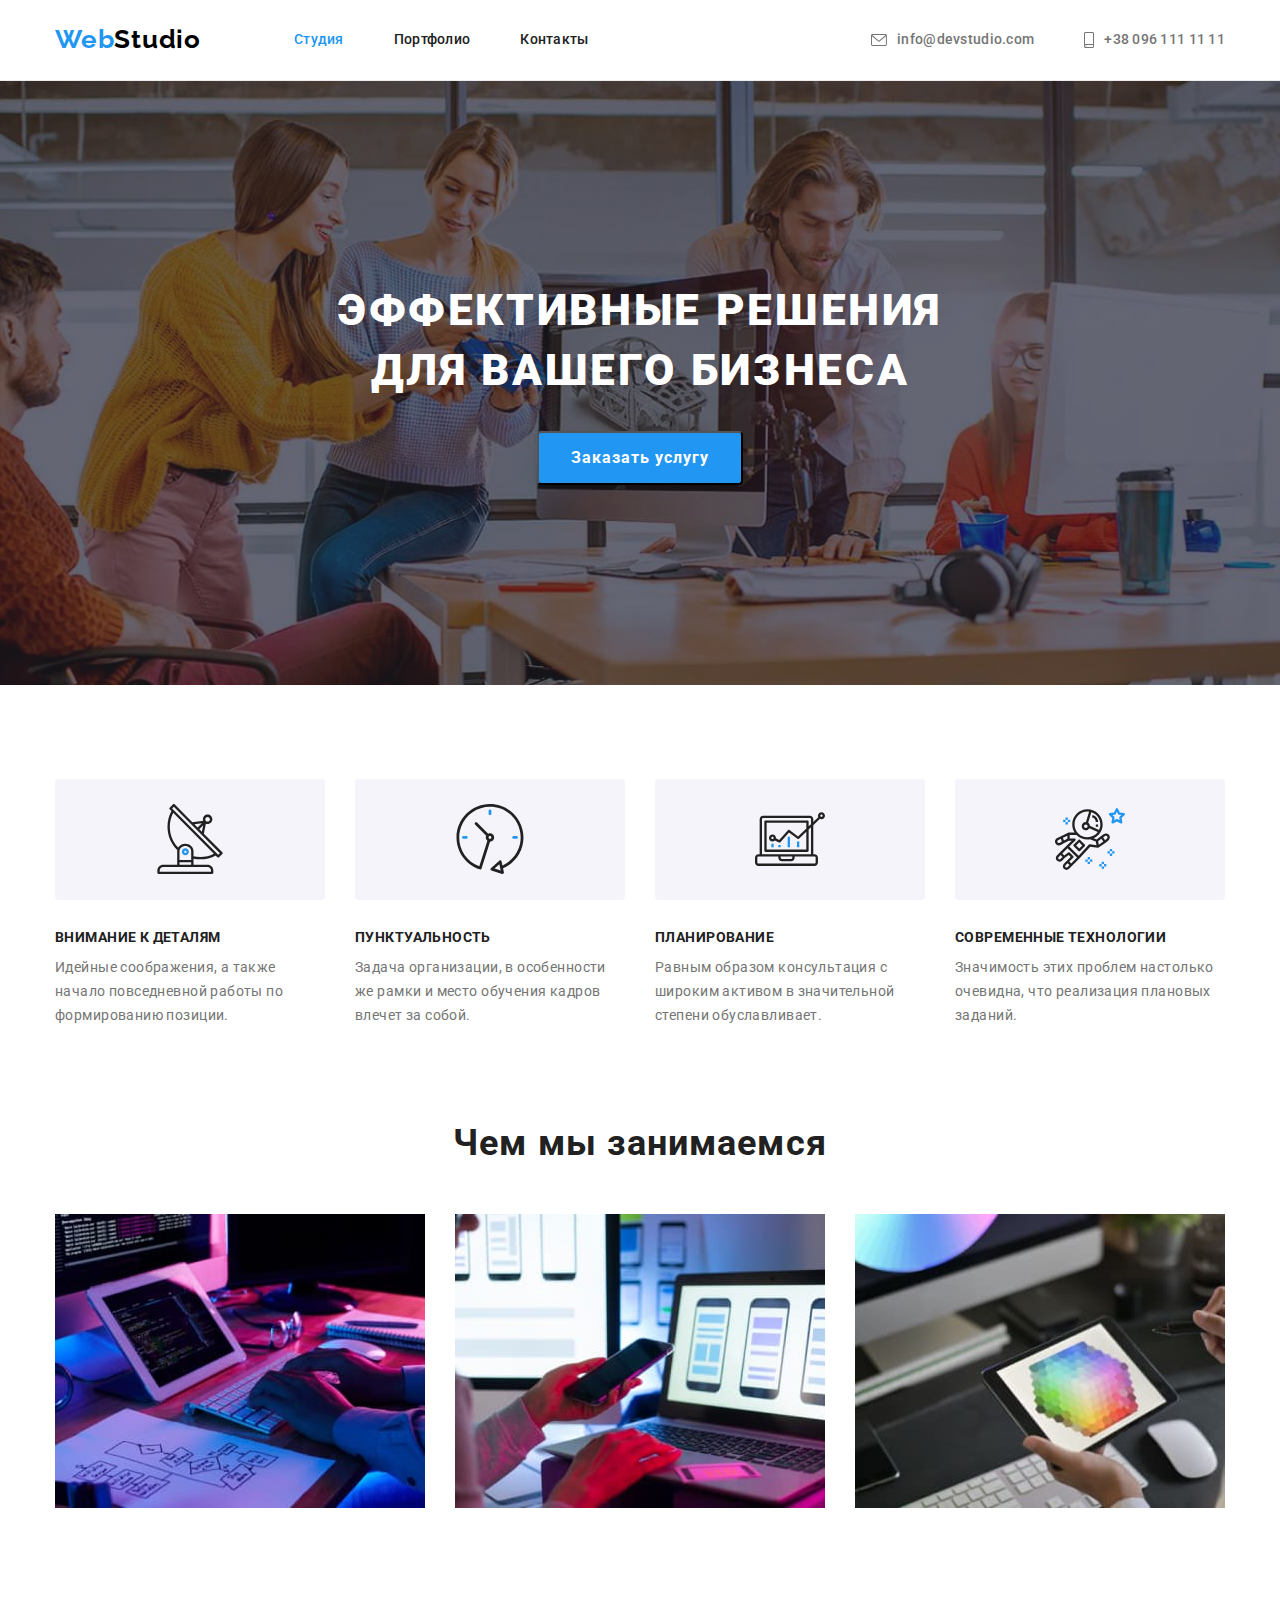
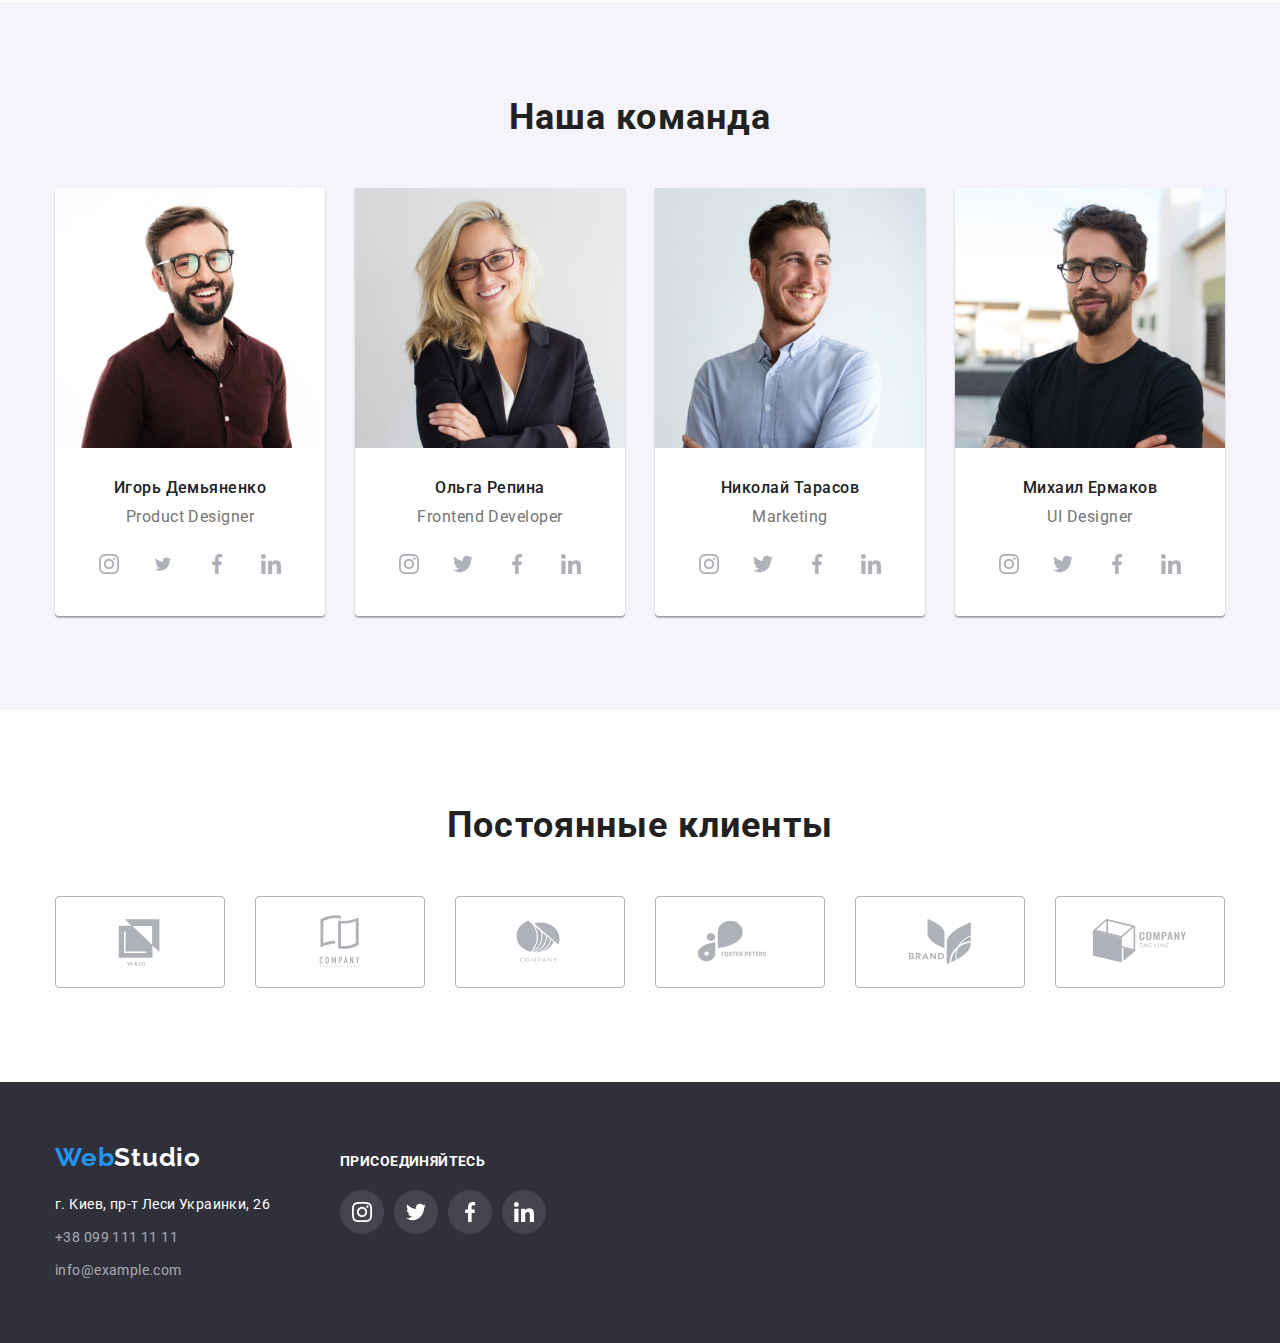
<file: index.html>
<!DOCTYPE html>
<html lang="ru">
  <head>
    <meta charset="UTF-8" />
    <meta http-equiv="X-UA-Compatible" content="IE=edge" />
    <meta name="viewport" content="width=device-width, initial-scale=1.0" />
    <title>WebStudio</title>
    <link rel="preconnect" href="https://fonts.googleapis.com" />
    <link rel="preconnect" href="https://fonts.gstatic.com" crossorigin />
    <link
      href="https://fonts.googleapis.com/css2?family=Raleway:wght@700&family=Roboto:wght@400;500;700;900&display=swap"
      rel="stylesheet"
    />
    <link
      href="https://cdnjs.cloudflare.com/ajax/libs/modern-normalize/1.1.0/modern-normalize.min.css"
      rel="stylesheet"
    />
    <link rel="stylesheet" href="./css/styles.css" />
  </head>
  <body class="page">
    <!-- Header section -->
    <header class="page-header">
      <div class="container header-container">
        <nav class="nav-header">
          <a class="header-logo logo link" href="index.html">
            <span class="header-logo-span-web" lang="en">Web</span
            ><span class="header-logo-span-studio" lang="en">Studio</span>
          </a>
          <ul class="nav-list list">
            <li class="list-item">
              <a class="nav-list-item header-item link currentLink" href="">Студия</a>
            </li>
            <li class="list-item">
              <a class="nav-list-item header-item link" href="./portfolio.html">Портфолио</a>
            </li>
            <li class="list-item">
              <a class="nav-list-item header-item link" href="">Контакты</a>
            </li>
          </ul>
        </nav>
        <ul class="header-contacts list">
          <li class="contacts-item">
            <a class="header-contacts-item header-item link" href="mailto:info@devstudio.com">
              <svg class="envelope-icon header-contacts-icon" width="16" height="12">
                <use href="./images/icons.svg#icon-envelope"></use>
              </svg>
              info@devstudio.com
            </a>
          </li>
          <li class="contacts-item">
            <a class="header-contacts-item header-item link tel-icon" href="tel:+380961111111">
              <svg class="tel-icon header-contacts-icon" width="10" height="16">
                <use href="./images/icons.svg#icon-smartphone"></use>
              </svg>
              +38 096 111 11 11
            </a>
          </li>
        </ul>
      </div>
    </header>
    <main>
      <!-- Hero section -->
      <section class="hero">
        <div class="container">
          <h1 class="hero-title">Эффективные решения для вашего бизнеса</h1>
          <button type="button" class="hero-btn">Заказать услугу</button>
        </div>
      </section>
      <!-- Features section -->
      <section class="section">
        <div class="container">
          <h2 class="features-section-title visually-hidden">Наши преимущества</h2>
          <ul class="features list">
            <li class="features-item">
              <div class="feature-div">
                <svg class="features-icon" width="70" height="70">
                  <use href="./images/icons.svg#icon-antenna"></use>
                </svg>
              </div>
              <h3 class="features-title">Внимание к деталям</h3>
              <p class="features-text">
                Идейные соображения, а также начало повседневной работы по формированию позиции.
              </p>
            </li>
            <li class="features-item">
              <div class="feature-div">
                <svg class="features-icon" width="70" height="70">
                  <use href="./images/icons.svg#icon-clock"></use>
                </svg>
              </div>
              <h3 class="features-title">Пунктуальность</h3>
              <p class="features-text">
                Задача организации, в особенности же рамки и место обучения кадров влечет за собой.
              </p>
            </li>
            <li class="features-item">
              <div class="feature-div">
                <svg class="features-icon" width="70" height="70">
                  <use href="./images/icons.svg#icon-diagram"></use>
                </svg>
              </div>
              <h3 class="features-title">Планирование</h3>
              <p class="features-text">
                Равным образом консультация с широким активом в значительной степени обуславливает.
              </p>
            </li>
            <li class="features-item">
              <div class="feature-div">
                <svg class="features-icon" width="70" height="70">
                  <use href="./images/icons.svg#icon-astronaut"></use>
                </svg>
              </div>
              <h3 class="features-title">Современные технологии</h3>
              <p class="features-text">
                Значимость этих проблем настолько очевидна, что реализация плановых заданий.
              </p>
            </li>
          </ul>
        </div>
      </section>
      <!-- Our products section -->
      <section class="section products-section">
        <div class="container">
          <h2 class="products-title title">Чем мы занимаемся</h2>
          <ul class="products list">
            <li class="products-item">
              <img
                class="product-image"
                src="./images/desktop-soft.jpg"
                alt="приложения для ПК"
                width="370"
                height="294"
              />
            </li>
            <li class="products-item">
              <img
                class="product-image"
                src="./images/mob-soft.jpg"
                alt="мобильные приложения"
                width="370"
                height="294"
              />
            </li>
            <li class="products-item">
              <img
                class="product-image"
                src="./images/design.jpg"
                alt="дизайн"
                width="370"
                height="294"
              />
            </li>
          </ul>
        </div>
      </section>
      <!-- Our team section -->
      <section class="section team-section">
        <div class="container">
          <h2 class="team-section-title title">Наша команда</h2>
          <ul class="team-list list">
            <li class="team-item">
              <img
                class="team-image"
                src="./images/igor-demianenko.jpg"
                alt="Игорь Демьяненко"
                width="270"
                height="260"
              />
              <div class="team-title-text">
                <h3 class="team-title">Игорь Демьяненко</h3>
                <p class="team-text" lang="en">Product Designer</p>
                <ul class="team-social-list list">
                  <li class="team-social-item">
                    <a href="" class="team-social-link">
                      <svg class="social-icon" width="20" height="20">
                        <use href="./images/icons.svg#icon-instagram"></use>
                      </svg>
                    </a>
                  </li>
                  <li class="team-social-item">
                    <a href="" class="team-social-link">
                      <svg class="social-icon" width="20" height="16.25">
                        <use href="./images/icons.svg#icon-twitter"></use>
                      </svg>
                    </a>
                  </li>
                  <li class="team-social-item">
                    <a href="" class="team-social-link">
                      <svg class="social-icon" width="20" height="20">
                        <use href="./images/icons.svg#icon-facebook"></use>
                      </svg>
                    </a>
                  </li>
                  <li class="team-social-item">
                    <a href="" class="team-social-link">
                      <svg class="social-icon" width="20" height="20">
                        <use href="./images/icons.svg#icon-linkedin"></use>
                      </svg>
                    </a>
                  </li>
                </ul>
              </div>
            </li>
            <li class="team-item">
              <img
                class="team-image"
                src="./images/olga-repina.jpg"
                alt="Ольга Репина"
                width="270"
                height="260"
              />
              <div class="team-title-text">
                <h3 class="team-title">Ольга Репина</h3>
                <p class="team-text" lang="en">Frontend Developer</p>
                <ul class="team-social-list list">
                  <li class="team-social-item">
                    <a href="" class="team-social-link">
                      <svg class="social-icon" width="20" height="20">
                        <use href="./images/icons.svg#icon-instagram"></use>
                      </svg>
                    </a>
                  </li>
                  <li class="team-social-item">
                    <a href="" class="team-social-link">
                      <svg class="social-icon" width="20" height="20">
                        <use href="./images/icons.svg#icon-twitter"></use>
                      </svg>
                    </a>
                  </li>
                  <li class="team-social-item">
                    <a href="" class="team-social-link">
                      <svg class="social-icon" width="20" height="20">
                        <use href="./images/icons.svg#icon-facebook"></use>
                      </svg>
                    </a>
                  </li>
                  <li class="team-social-item">
                    <a href="" class="team-social-link">
                      <svg class="social-icon" width="20" height="20">
                        <use href="./images/icons.svg#icon-linkedin"></use>
                      </svg>
                    </a>
                  </li>
                </ul>
              </div>
            </li>
            <li class="team-item">
              <img
                class="team-image"
                src="./images/nikolay-tarasov.jpg"
                alt="Николай Тарасов"
                width="270"
                height="260"
              />
              <div class="team-title-text">
                <h3 class="team-title">Николай Тарасов</h3>
                <p class="team-text" lang="en">Marketing</p>
                <ul class="team-social-list list">
                  <li class="team-social-item">
                    <a href="" class="team-social-link">
                      <svg class="social-icon" width="20" height="20">
                        <use href="./images/icons.svg#icon-instagram"></use>
                      </svg>
                    </a>
                  </li>
                  <li class="team-social-item">
                    <a href="" class="team-social-link">
                      <svg class="social-icon" width="20" height="20">
                        <use href="./images/icons.svg#icon-twitter"></use>
                      </svg>
                    </a>
                  </li>
                  <li class="team-social-item">
                    <a href="" class="team-social-link">
                      <svg class="social-icon" width="20" height="20">
                        <use href="./images/icons.svg#icon-facebook"></use>
                      </svg>
                    </a>
                  </li>
                  <li class="team-social-item">
                    <a href="" class="team-social-link">
                      <svg class="social-icon" width="20" height="20">
                        <use href="./images/icons.svg#icon-linkedin"></use>
                      </svg>
                    </a>
                  </li>
                </ul>
              </div>
            </li>
            <li class="team-item">
              <img
                class="team-image"
                src="./images/mikhail-ermakov.jpg"
                alt="Михаил Ермаков"
                width="270"
                height="260"
              />
              <div class="team-title-text">
                <h3 class="team-title">Михаил Ермаков</h3>
                <p class="team-text" lang="en">UI Designer</p>
                <ul class="team-social-list list">
                  <li class="team-social-item">
                    <a href="" class="team-social-link">
                      <svg class="social-icon" width="20" height="20">
                        <use href="./images/icons.svg#icon-instagram"></use>
                      </svg>
                    </a>
                  </li>
                  <li class="team-social-item">
                    <a href="" class="team-social-link">
                      <svg class="social-icon" width="20" height="20">
                        <use href="./images/icons.svg#icon-twitter"></use>
                      </svg>
                    </a>
                  </li>
                  <li class="team-social-item">
                    <a href="" class="team-social-link">
                      <svg class="social-icon" width="20" height="20">
                        <use href="./images/icons.svg#icon-facebook"></use>
                      </svg>
                    </a>
                  </li>
                  <li class="team-social-item">
                    <a href="" class="team-social-link">
                      <svg class="social-icon" width="20" height="20">
                        <use href="./images/icons.svg#icon-linkedin"></use>
                      </svg>
                    </a>
                  </li>
                </ul>
              </div>
            </li>
          </ul>
        </div>
      </section>
      <section class="customers-section section">
        <div class="container">
          <h2 class="customets-section-title title">Постоянные клиенты</h2>
          <ul class="customers-list list">
            <li class="customers-item">
              <a class="customers-item-link link" href="">
                <svg class="ya-and-co-icon" width="106" height="60">
                  <use href="./images/icons.svg#icon-customer-1"></use>
                </svg>
              </a>
            </li>
            <li class="customers-item">
              <a class="customers-item-link link" href="">
                <svg class="tag-line-icon" width="106" height="60">
                  <use href="./images/icons.svg#icon-customer-2"></use>
                </svg>
              </a>
            </li>
            <li class="customers-item">
              <a class="customers-item-link link" href="">
                <svg class="tag-line-icon" width="106" height="60">
                  <use href="./images/icons.svg#icon-customer-3"></use>
                </svg>
              </a>
            </li>
            <li class="customers-item">
              <a class="customers-item-link link" href="">
                <svg class="tag-line-icon" width="106" height="60">
                  <use href="./images/icons.svg#icon-customer-4"></use>
                </svg>
              </a>
            </li>
            <li class="customers-item">
              <a class="customers-item-link link" href="">
                <svg class="tag-line-icon" width="106" height="60">
                  <use href="./images/icons.svg#icon-customer-5"></use>
                </svg>
              </a>
            </li>
            <li class="customers-item">
              <a class="customers-item-link link" href="">
                <svg class="tag-line-icon" width="106" height="60">
                  <use href="./images/icons.svg#icon-customer-6"></use>
                </svg>
              </a>
            </li>
          </ul>
        </div>
      </section>
    </main>
    <!-- Footer section -->
    <footer class="footer">
      <div class="container footer-container">
        <div class="div-footer">
          <a class="footer-logo logo link" href="index.html">
            <span class="footer-logo-span-web" lang="en">Web</span
            ><span class="footer-logo-span-studio" lang="en">Studio</span>
          </a>
          <address>
            <ul class="footer-contacts list">
              <li>
                <a
                  class="footer-contacts-item street link"
                  href="https://goo.gl/maps/uAYYrMxMhEgYH2D76"
                  target="_blank"
                  rel="noopener noreferrer nofollow"
                  >г. Киев, пр-т Леси Украинки, 26</a
                >
              </li>
              <li>
                <a class="footer-contacts-item link" href="tel:+380991111111">+38 099 111 11 11</a>
              </li>
              <li>
                <a class="footer-contacts-item link" href="mailto:info@example.com"
                  >info@example.com</a
                >
              </li>
            </ul>
          </address>
        </div>
        <div class="footer-social">
          <h3 class="footer-social-title">Присоединяйтесь</h3>
          <ul class="footer-social-list list">
            <li class="footer-social-item">
              <a href="" class="footer-social-link">
                <svg class="social-icon" width="20" height="20">
                  <use href="./images/icons.svg#icon-instagram"></use>
                </svg>
              </a>
            </li>
            <li class="footer-social-item">
              <a href="" class="footer-social-link">
                <svg class="social-icon" width="20" height="20">
                  <use href="./images/icons.svg#icon-twitter"></use>
                </svg>
              </a>
            </li>
            <li class="footer-social-item">
              <a href="" class="footer-social-link">
                <svg class="social-icon" width="20" height="20">
                  <use href="./images/icons.svg#icon-facebook"></use>
                </svg>
              </a>
            </li>
            <li class="footer-social-item">
              <a href="" class="footer-social-link">
                <svg class="social-icon" width="20" height="20">
                  <use href="./images/icons.svg#icon-linkedin"></use>
                </svg>
              </a>
            </li>
          </ul>
        </div>
      </div>
    </footer>
  </body>
</html>
</file>
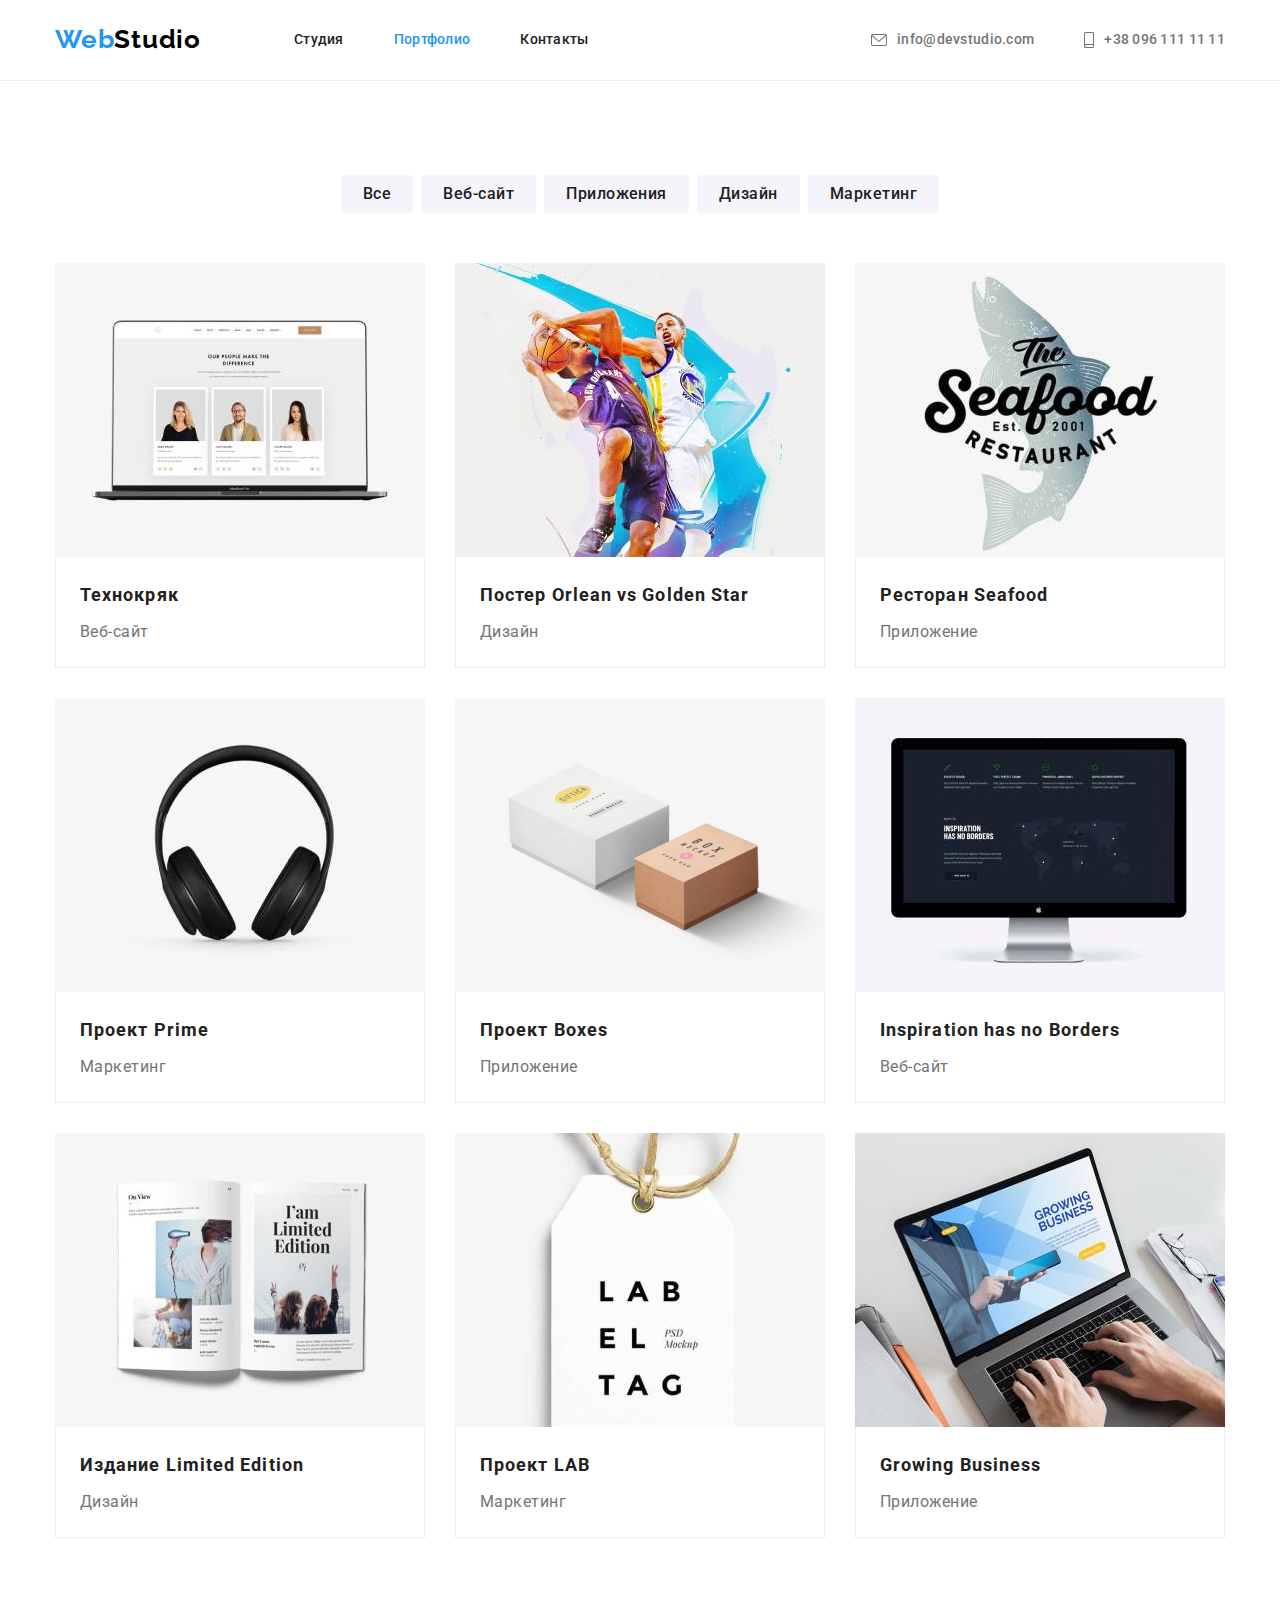
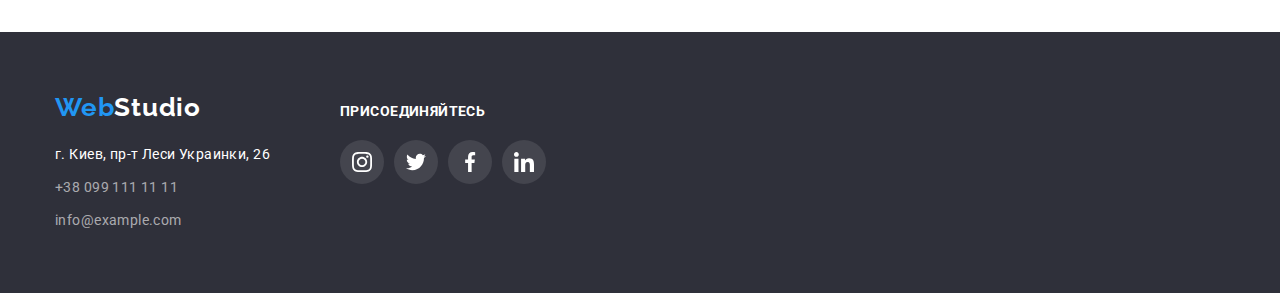
<file: portfolio.html>
<!DOCTYPE html>
<html lang="ru">
  <head>
    <meta charset="UTF-8" />
    <meta http-equiv="X-UA-Compatible" content="IE=edge" />
    <meta name="viewport" content="width=device-width, initial-scale=1.0" />
    <title>WebStudio</title>
    <link rel="preconnect" href="https://fonts.googleapis.com" />
    <link rel="preconnect" href="https://fonts.gstatic.com" crossorigin />
    <link
      href="https://fonts.googleapis.com/css2?family=Raleway:wght@700&family=Roboto:wght@400;500;700;900&display=swap"
      rel="stylesheet"
    />
    <link
      href="https://cdnjs.cloudflare.com/ajax/libs/modern-normalize/1.1.0/modern-normalize.min.css"
      rel="stylesheet"
    />
    <link rel="stylesheet" href="./css/styles.css" />
  </head>
  <body class="page">
    <header class="page-header">
      <div class="container header-container">
        <nav class="nav-header">
          <a class="header-logo logo link" href="index.html">
            <span class="header-logo-span-web" lang="en">Web</span
            ><span class="header-logo-span-studio" lang="en">Studio</span>
          </a>
          <ul class="nav-list list">
            <li class="list-item">
              <a class="nav-list-item header-item link" href="./index.html">Студия</a>
            </li>
            <li class="list-item">
              <a class="nav-list-item header-item link currentLink" href="./portfolio.html">
                Портфолио
              </a>
            </li>
            <li class="list-item">
              <a class="nav-list-item header-item link" href="">Контакты</a>
            </li>
          </ul>
        </nav>
        <ul class="header-contacts list">
          <li class="contacts-item">
            <a class="header-contacts-item header-item link" href="mailto:info@devstudio.com">
              <svg class="envelope-icon header-contacts-icon" width="16" height="12">
                <use href="./images/icons.svg#icon-envelope"></use>
              </svg>
              info@devstudio.com
            </a>
          </li>
          <li class="contacts-item">
            <a class="header-contacts-item header-item link tel-icon" href="tel:+380961111111">
              <svg class="tel-icon header-contacts-icon" width="10" height="16">
                <use href="./images/icons.svg#icon-smartphone"></use>
              </svg>
              +38 096 111 11 11
            </a>
          </li>
        </ul>
      </div>
    </header>
    <main>
      <section class="section">
        <div class="container">
          <h1 class="portfolio-title visually-hidden">Наше портфолио</h1>
          <ul class="porfolio-filter list">
            <li class="porfolio-filter-item">
              <button class="portfolio-btn" type="button">Все</button>
            </li>
            <li class="porfolio-filter-item">
              <button class="portfolio-btn" type="button">Веб-сайт</button>
            </li>
            <li class="porfolio-filter-item">
              <button class="portfolio-btn" type="button">Приложения</button>
            </li>
            <li class="porfolio-filter-item">
              <button class="portfolio-btn" type="button">Дизайн</button>
            </li>
            <li class="porfolio-filter-item">
              <button class="portfolio-btn" type="button">Маркетинг</button>
            </li>
          </ul>
          <ul class="portfolio-list list">
            <li class="portfolio-item">
              <a class="portfolio-item-link link" href="">
                <img
                  class="portfolio-item-img"
                  src="./images/portfolio-1.jpg"
                  alt="Технокряк"
                  width="370"
                  height="294"
                />
                <div class="portfolio-title-type">
                  <h2 class="portfolio-item-title">Технокряк</h2>
                  <p class="portfolio-item-type">Веб-сайт</p>
                </div>
              </a>
            </li>
            <li class="portfolio-item">
              <a class="link portfolio-item-link" href="">
                <img
                  class="portfolio-item-img"
                  src="./images/portfolio-2.jpg"
                  alt="Постер New Orlean vs Golden Star"
                  width="370"
                  height="294"
                />
                <div class="portfolio-title-type">
                  <h2 class="portfolio-item-title">
                    Постер <span lang="en">Orlean vs Golden Star</span>
                  </h2>
                  <p class="portfolio-item-type">Дизайн</p>
                </div>
              </a>
            </li>
            <li class="portfolio-item">
              <a class="portfolio-item-link link" href="">
                <img
                  class="portfolio-item-img"
                  src="./images/portfolio-3.jpg"
                  alt="Ресторан Seafood"
                  width="370"
                  height="294"
                />
                <div class="portfolio-title-type">
                  <h2 class="portfolio-item-title">Ресторан <span lang="en">Seafood</span></h2>
                  <p class="portfolio-item-type">Приложение</p>
                </div>
              </a>
            </li>
            <li class="portfolio-item">
              <a class="portfolio-item-link link" href="">
                <img
                  class="portfolio-item-img"
                  src="./images/portfolio-4.jpg"
                  alt="Проект Prime"
                  width="370"
                  height="294"
                />
                <div class="portfolio-title-type">
                  <h2 class="portfolio-item-title">Проект <span lang="en">Prime</span></h2>
                  <p class="portfolio-item-type">Маркетинг</p>
                </div>
              </a>
            </li>
            <li class="portfolio-item">
              <a class="portfolio-item-link link" href="">
                <img
                  class="portfolio-item-img"
                  src="./images/portfolio-5.jpg"
                  alt="Проект Boxes"
                  width="370"
                  height="294"
                />
                <div class="portfolio-title-type">
                  <h2 class="portfolio-item-title">Проект <span lang="en">Boxes</span></h2>
                  <p class="portfolio-item-type">Приложение</p>
                </div>
              </a>
            </li>
            <li class="portfolio-item">
              <a class="portfolio-item-link link" href="">
                <img
                  class="portfolio-item-img"
                  src="./images/portfolio-6.jpg"
                  alt="Inspiration has no Borders"
                  width="370"
                  height="294"
                />
                <div class="portfolio-title-type">
                  <h2 class="portfolio-item-title" lang="en">Inspiration has no Borders</h2>
                  <p class="portfolio-item-type">Веб-сайт</p>
                </div>
              </a>
            </li>
            <li class="portfolio-item">
              <a class="portfolio-item-link link" href="">
                <img
                  class="portfolio-item-img"
                  src="./images/portfolio-7.jpg"
                  alt="Издание Limited Edition"
                  width="370"
                  height="294"
                />
                <div class="portfolio-title-type">
                  <h2 class="portfolio-item-title">
                    Издание <span lang="en">Limited Edition</span>
                  </h2>
                  <p class="portfolio-item-type">Дизайн</p>
                </div>
              </a>
            </li>
            <li class="portfolio-item">
              <a class="portfolio-item-link link" href="">
                <img
                  class="portfolio-item-img"
                  src="./images/portfolio-8.jpg"
                  alt="Проект LAB"
                  width="370"
                  height="294"
                />
                <div class="portfolio-title-type">
                  <h2 class="portfolio-item-title">Проект <span lang="en">LAB</span></h2>
                  <p class="portfolio-item-type">Маркетинг</p>
                </div>
              </a>
            </li>
            <li class="portfolio-item">
              <a class="portfolio-item-link link" href="">
                <img
                  class="portfolio-item-img"
                  src="./images/portfolio-9.jpg"
                  alt="Growing Business"
                  width="370"
                  height="294"
                />
                <div class="portfolio-title-type">
                  <h2 class="portfolio-item-title" lang="en">Growing Business</h2>
                  <p class="portfolio-item-type">Приложение</p>
                </div>
              </a>
            </li>
          </ul>
        </div>
      </section>
    </main>
    <!-- Footer section -->
    <footer class="footer">
      <div class="container footer-container">
        <div class="div-footer">
          <a class="footer-logo logo link" href="index.html">
            <span class="footer-logo-span-web" lang="en">Web</span
            ><span class="footer-logo-span-studio" lang="en">Studio</span>
          </a>
          <address>
            <ul class="footer-contacts list">
              <li>
                <a
                  class="footer-contacts-item street link"
                  href="https://goo.gl/maps/uAYYrMxMhEgYH2D76"
                  target="_blank"
                  rel="noopener noreferrer nofollow"
                  >г. Киев, пр-т Леси Украинки, 26</a
                >
              </li>
              <li>
                <a class="footer-contacts-item link" href="tel:+380991111111">+38 099 111 11 11</a>
              </li>
              <li>
                <a class="footer-contacts-item link" href="mailto:info@example.com"
                  >info@example.com</a
                >
              </li>
            </ul>
          </address>
        </div>
        <div class="footer-social">
          <h3 class="footer-social-title">Присоединяйтесь</h3>
          <ul class="footer-social-list list">
            <li class="footer-social-item">
              <a href="" class="footer-social-link">
                <svg class="social-icon" width="20" height="20">
                  <use href="./images/icons.svg#icon-instagram"></use>
                </svg>
              </a>
            </li>
            <li class="footer-social-item">
              <a href="" class="footer-social-link">
                <svg class="social-icon" width="20" height="20">
                  <use href="./images/icons.svg#icon-twitter"></use>
                </svg>
              </a>
            </li>
            <li class="footer-social-item">
              <a href="" class="footer-social-link">
                <svg class="social-icon" width="20" height="20">
                  <use href="./images/icons.svg#icon-facebook"></use>
                </svg>
              </a>
            </li>
            <li class="footer-social-item">
              <a href="" class="footer-social-link">
                <svg class="social-icon" width="20" height="20">
                  <use href="./images/icons.svg#icon-linkedin"></use>
                </svg>
              </a>
            </li>
          </ul>
        </div>
      </div>
    </footer>
  </body>
</html>
</file>
<file: css/styles.css>
/* main text color #757575  */
/* secondary text color #212121 */
/* main white color #FFFFFF */
/* secondary white color: rgba(255, 255, 255, 0.6) */
/* accent color #2196F3 */
/* logo color #000000 */
/* background color #2F303A */
/* bottom background color #F5F4FA */

:root {
  --main-text-color: #757575;
  --secondary-text-color: #212121;
  --main-white-color: #ffffff;
  --secondary-white-color: rgba(255, 255, 255, 0.6);
  --logo-color: #000000;
  --accent-color: #2196f3;
  --secondary-background-color: #2f303a;
  --bottom-background-color: #f5f4fa;
  --between-containers-distance: 94px;
  --between-li-distance: 30px;
}

body {
  font-family: 'Roboto', sans-serif;
  /* font-family: 'Raleway', sans-serif; */
  color: var(--main-text-color);
}
p,
h1,
h2,
h3,
h4,
h5,
h6 {
  margin: 0;
  padding: 0;
}

ol,
ul {
  margin: 0;
  padding-left: 0;
}

img {
  display: block;
}

.list {
  list-style: none;
}

.link {
  text-decoration: none;
}

.logo {
  font-family: 'Raleway';
  font-weight: 700;
  font-size: 26px;
  line-height: 1.19;
  letter-spacing: 0.03em;
  cursor: pointer;
}
.header-item {
  font-weight: 500;
  font-size: 14px;
  line-height: 1.14;
  letter-spacing: 0.02em;
}

.title {
  font-weight: 700;
  font-size: 36px;
  line-height: 1.17;
  text-align: center;
  letter-spacing: 0.03em;
}

.visually-hidden {
  position: absolute;
  width: 1px;
  height: 1px;
  margin: -1px;
  border: 0;
  padding: 0;
  white-space: nowrap;
  clip-path: inset(100%);
  clip: rect(0 0 0 0);
  overflow: hidden;
}
.container {
  margin: 0 auto;
  width: 1200px;
  padding-left: 15px;
  padding-right: 15px;
}

.section {
  padding-top: 94px;
  padding-bottom: 94px;
}

/*---------------------Header section--------------------- */
.page-header {
  border-bottom: 1px solid #ececec;
}

.nav-header {
  display: flex;
}

.header-logo {
  color: var(--logo-color);
  margin-right: 93px;
  padding-top: 24px;
  padding-bottom: 25px;
}

.header-logo-span-web {
  color: var(--accent-color);
}

.nav-list {
  display: flex;
}

.nav-list-item {
  display: block;
  color: var(--secondary-text-color);
  padding-top: 32px;
  padding-bottom: 32px;
}

.header-container {
  display: flex;
}

.list-item:not(:last-child) {
  margin-right: 50px;
}

.nav-list-item:hover,
.nav-list-item:focus {
  color: var(--accent-color);
}

.currentLink {
  color: var(--accent-color);
}

.header-contacts {
  display: flex;
  margin-left: auto;
}

.contacts-item:not(:last-child) {
  margin-right: 50px;
}

.header-contacts-item {
  display: flex;
  color: var(--main-text-color);
  min-width: 122px;
  padding-top: 32px;
  padding-bottom: 32px;
  align-items: center;
  fill: currentColor;
}

.header-contacts-icon {
  margin-right: 10px;
}

.header-contacts-item:hover,
.header-contacts-item:focus {
  color: var(--accent-color);
}

/*---------------------Hero section--------------------- */
.hero {
  text-align: center;
  margin-left: auto;
  margin-right: auto;
  padding-top: 200px;
  padding-bottom: 200px;
  max-width: 1600px;

  background-image: linear-gradient(to right, rgba(47, 48, 58, 0.4), rgba(47, 48, 58, 0.4)),
    url(../images/backgroudphoto-hero.jpg);
  background-size: cover;
  background-repeat: no-repeat;
  background-position: center;
  background-color: rgba(196, 196, 196, 1);
}

.hero-title {
  font-weight: 900;
  font-size: 44px;
  line-height: 1.36em;
  letter-spacing: 0.06em;
  text-transform: uppercase;
  color: var(--main-white-color);
  margin-left: auto;
  margin-right: auto;
  margin-bottom: 30px;
  width: 696px;
}

.hero-btn {
  display: inline-block;
  font-weight: 700;
  font-size: 16px;
  line-height: 1.88;
  letter-spacing: 0.06em;
  color: var(--main-white-color);
  background-color: var(--accent-color);
  cursor: pointer;
  border-radius: 4px;
  padding: 10px 32px;
  box-shadow: 0px 4px 4px rgba(0, 0, 0, 0.15);
}

/*---------------------Features section--------------------- */
.features {
  display: flex;
}

.features-icon {
  margin-top: 25px;
  margin-bottom: 26px;
}

.features-item:not(:last-child) {
  margin-right: var(--between-li-distance);
}

.feature-div {
  background: #f5f4fa;
  border-radius: 4px;
  display: flex;
  justify-content: center;
  align-items: center;
  margin-bottom: 30px;
}
.features-title {
  margin-bottom: 10px;
  width: 270px;
  font-weight: 700;
  font-size: 14px;
  line-height: 1.14;
  letter-spacing: 0.03em;
  text-transform: uppercase;
  color: var(--secondary-text-color);
}

.features-text {
  font-size: 14px;
  line-height: 1.71;
  letter-spacing: 0.03em;
  color: var(--main-text-color);
}

/*---------------------Our products section-------------- ------- */
.products-section {
  padding-top: 0px;
}

.products {
  display: flex;
}

.products-item:not(:last-child) {
  margin-right: var(--between-li-distance);
}

.products-title {
  color: var(--secondary-text-color);
  margin-bottom: 50px;
}

/*---------------------Our team section--------------------- */
.team-section {
  background-color: var(--bottom-background-color);
}

.team-section-title {
  color: var(--secondary-text-color);
  margin-bottom: 50px;
}

.team-list {
  display: flex;
}

.team-item {
  background: #ffffff;
  box-shadow: 0px 1px 3px rgba(0, 0, 0, 0.12), 0px 1px 1px rgba(0, 0, 0, 0.14),
    0px 2px 1px rgba(0, 0, 0, 0.2);
  border-radius: 0px 0px 4px 4px;
}

.team-item:not(:last-child) {
  margin-right: var(--between-li-distance);
}

.team-title-text {
  padding-top: 30px;
  padding-bottom: 30px;
}

.team-title {
  margin-bottom: 10px;
  font-weight: 500;
  font-size: 16px;
  line-height: 1.19;
  text-align: center;
  letter-spacing: 0.03em;
  color: var(--secondary-text-color);
}

.team-text {
  font-size: 16px;
  line-height: 1.19;
  text-align: center;
  letter-spacing: 0.03em;
  color: var(--main-text-color);
  margin-bottom: 16px;
}

.team-social-list {
  display: flex;
  justify-content: center;
}

.team-social-item:not(:last-child) {
  margin-right: 10px;
}

.team-social-link {
  display: flex;
  width: 44px;
  height: 44px;
  border-radius: 50%;
  justify-content: center;
  align-items: center;
  fill: #afb1b8;
}

.team-social-link:hover,
.team-social-link:focus {
  background-color: var(--accent-color);
  fill: var(--main-white-color);
}

/*---------------------Customers section--------------------- */
.customets-section-title {
  color: var(--secondary-text-color);
  margin-bottom: 50px;
}

.customers-list {
  display: flex;
}

.customers-item-link {
  display: flex;
  width: 170px;
  height: 92px;
  border: 1px solid rgba(175, 177, 184, 1);
  border-radius: 4px;
  align-items: center;
  justify-content: center;
  fill: #afb1b8;
}

.customers-item-link:hover,
.customers-item-link:focus {
  fill: var(--accent-color);
  border-color: var(--accent-color);
}

.customers-item:not(:last-child) {
  margin-right: var(--between-li-distance);
}

/*---------------------Footer section--------------------- */
.footer {
  background-color: var(--secondary-background-color);
  padding-top: 60px;
  padding-bottom: 60px;
}

.footer-logo {
  display: block;
  color: var(--main-white-color);
  /* margin-right: auto; */
  margin-bottom: 20px;
}

.footer-logo-span-web {
  color: var(--accent-color);
}

address {
  font-style: normal;
}

.footer-contacts-item {
  font-size: 14px;
  line-height: 1.71;
  letter-spacing: 0.03em;
  color: var(--secondary-white-color);
  display: flex;
}

.footer-contacts li:not(:last-child) {
  margin-bottom: 9px;
}

.footer-contacts .street {
  color: var(--main-white-color);
}

.footer-contacts-item:hover,
.footer-contacts-item:focus {
  color: var(--accent-color);
}

.footer-container {
  display: flex;
  align-items: baseline;
}

.footer-social {
  margin-left: 70px;
}

.footer-social-list {
  display: flex;
  justify-content: center;
}

.footer-social-title {
  margin-bottom: 20px;
  font-weight: 700;
  font-size: 14px;
  line-height: 1.14;
  letter-spacing: 0.03em;
  text-transform: uppercase;
  color: var(--main-white-color);
}

.footer-social-link {
  display: flex;
  width: 44px;
  height: 44px;
  border-radius: 50%;
  justify-content: center;
  align-items: center;
  background-color: rgba(255, 255, 255, 0.1);
  fill: var(--main-white-color);
}

.footer-social-link:hover,
.footer-social-link:focus {
  background-color: var(--accent-color);
}

.footer-social-item:not(:last-child) {
  margin-right: 10px;
}
/*---------------------Portfolio section--------------------- */

.porfolio-filter {
  display: flex;
  margin-bottom: 50px;
  justify-content: center;
}

.porfolio-filter-item:hover {
  box-shadow: 0px 3px 1px rgba(0, 0, 0, 0.1), 0px 1px 2px rgba(0, 0, 0, 0.08),
    0px 2px 2px rgba(0, 0, 0, 0.12);
  border-radius: 4px;
}

.porfolio-filter-item:not(:last-child) {
  margin-right: 8px;
}

.portfolio-btn {
  font-weight: 500;
  font-size: 16px;
  line-height: 1.63;
  text-align: center;
  letter-spacing: 0.03em;
  background-color: var(--bottom-background-color);
  color: var(--secondary-text-color);
  border: none;
  border-radius: 4px;
  cursor: pointer;
  padding: 6px 22px;
}

.portfolio-btn:hover,
.portfolio-btn:focus {
  outline: none;
  background-color: var(--accent-color);
  color: var(--main-white-color);
  box-shadow: 0px 2px 2px 0px #0000001f;
  box-shadow: 0px 1px 2px 0px #00000014;
  box-shadow: 0px 3px 1px 0px #0000001a;
}

.portfolio-item-title {
  margin-bottom: 4px;
  font-weight: 700;
  font-size: 18px;
  line-height: 2;
  letter-spacing: 0.06em;
  color: var(--secondary-text-color);
}

.portfolio-item-type {
  font-size: 16px;
  line-height: 1.88;
  letter-spacing: 0.03em;
  color: var(--main-text-color);
}

.portfolio-title-type {
  padding: 20px 24px;
  border-right: 1px solid #eeeeee;
  border-bottom: 1px solid #eeeeee;
  border-left: 1px solid #eeeeee;
}

.portfolio-list {
  display: flex;
  flex-wrap: wrap;
  margin-top: calc(-1 * var(--between-li-distance));
  margin-left: calc(-1 * var(--between-li-distance));
}

.portfolio-item {
  flex-basis: calc(100% / 3 - var(--between-li-distance));
  margin-top: var(--between-li-distance);
  margin-left: var(--between-li-distance);
}

.portfolio-item-link {
  display: block;
}

.portfolio-item-link:hover,
.portfolio-item-link:focus {
  box-sizing: border-box;
  box-shadow: 0px 1px 1px rgba(0, 0, 0, 0.12), 0px 4px 4px rgba(0, 0, 0, 0.06),
    1px 4px 6px rgba(0, 0, 0, 0.16);
}
</file>
